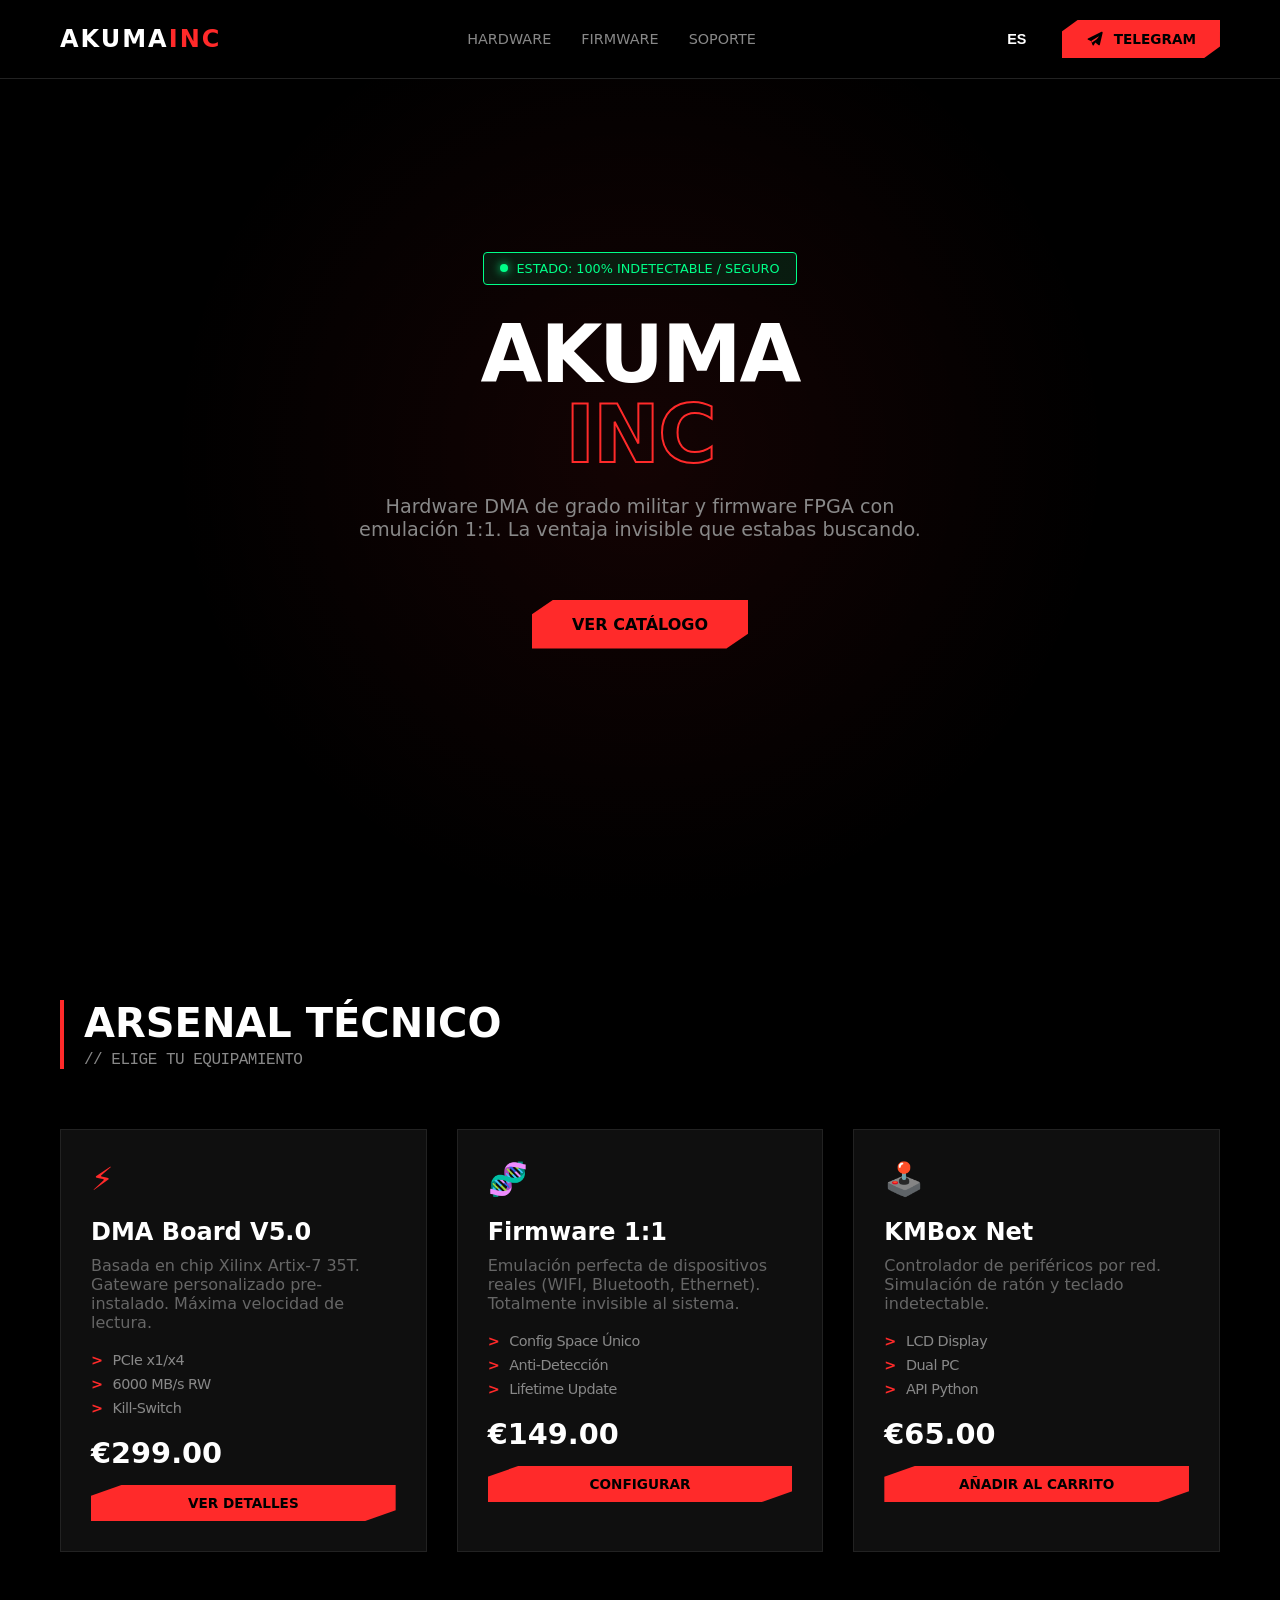
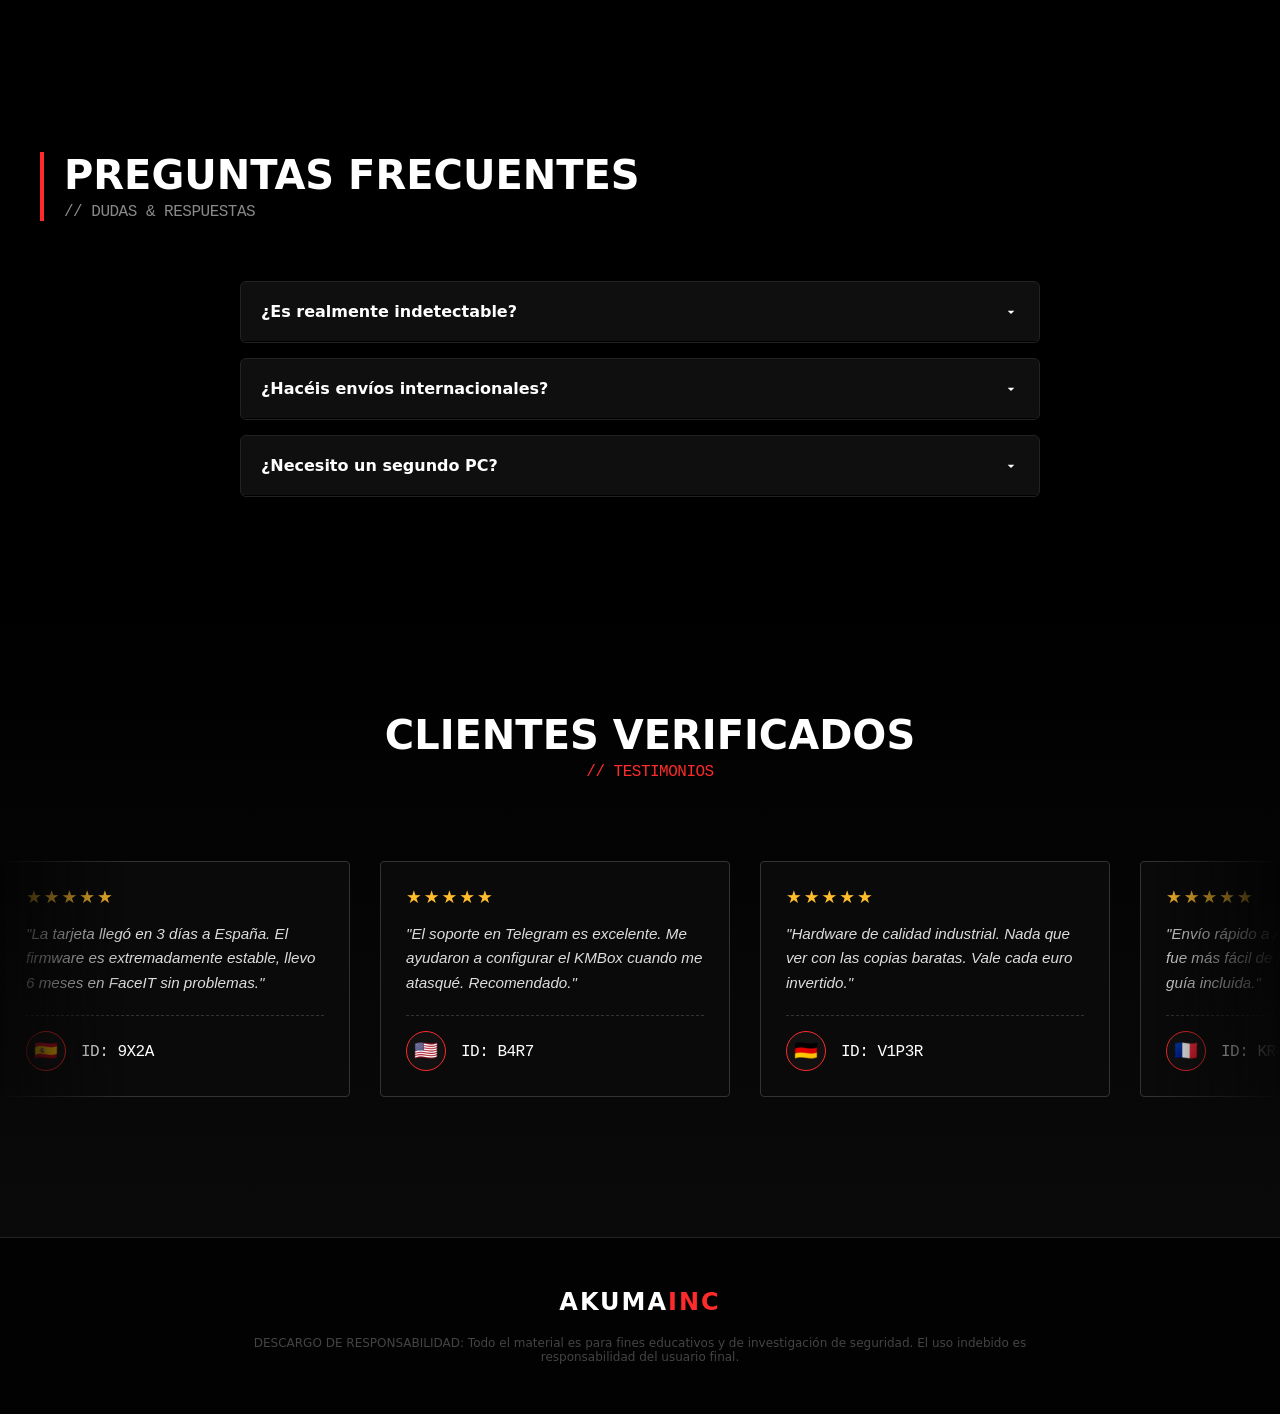
<file: index.html>
<!DOCTYPE html>
<html lang="es">
<head>
    <meta charset="UTF-8">
    <meta name="viewport" content="width=device-width, initial-scale=1.0">
    <title>Akuma Inc | Hardware Solutions</title>
    <link rel="stylesheet" href="style.css">
</head>
<body>

    <header>
        <div class="container">
            <nav>
                <div class="logo">Akuma<span>Inc</span></div>
                <div class="nav-links">
                    <a href="hardware.html" data-i18n="nav.hardware">HARDWARE</a>
                    <a href="firmware.html" data-i18n="nav.firmware">FIRMWARE</a>
                    <a href="#footer" data-i18n="nav.support">SOPORTE</a>
                </div>
            
                <div style="display:flex; align-items:center; gap:15px;">
                    <div class="lang-wrapper">
                        <select id="language-select" class="lang-select">
                            <option value="es">ES</option>
                            <option value="en">EN</option>
                        </select>
                    </div>
            
                    <a href="https://t.me/akumainc" target="_blank" class="btn-glow">
                        <svg viewBox="0 0 24 24" xmlns="http://www.w3.org/2000/svg"><path d="M21.928 2.528c-.366-.272-.885-.296-1.282-.058L2.64 11.233c-.705.422-.647 1.48.096 1.83l4.318 2.035 1.54 4.906c.15.48.66.757 1.143.623.235-.065.446-.226.58-.45l2.062-3.41 4.54 3.42c.55.413 1.353.15 1.54-.533l3.774-15.932c.118-.497-.107-1.008-.565-1.192zm-7.66 9.948l-6.21 4.354-.747-2.38 9.38-5.83c.25-.156.495.176.265.342l-2.688 3.514z"/></svg>
                        TELEGRAM
                    </a>
                </div>
            </nav>
        </div>
    </header>

    <section class="hero">
        <div class="container hero-content">
            <div class="status-badge">
                <span class="dot"></span> <span data-i18n="status">ESTADO: 100% INDETECTABLE / SEGURO</span>
            </div>
            <h1>Akuma<br><span>Inc</span></h1>
            <p data-i18n="hero.text">Hardware DMA de grado militar y firmware FPGA con emulación 1:1. La ventaja invisible que estabas buscando.</p>
            <br>
            <a href="#shop" class="btn-glow" style="padding: 15px 40px; font-size: 1rem;" data-i18n="btn.catalog">VER CATÁLOGO</a>
        </div>
    </section>

    <section class="products" id="shop">
        <div class="container">
            <div class="section-title">
                <h2 data-i18n="sec.title">Arsenal Técnico</h2>
                <p class="mono" data-i18n="sec.subtitle">// SELECT YOUR GEAR</p>
            </div>

            <div class="grid">
                <div class="card">
                    <div class="card-icon">⚡</div>
                    <h3>DMA Board V5.0</h3>
                    <p style="color: #666;" data-i18n="card1.desc">Basada en chip Xilinx Artix-7 35T. Gateware personalizado pre-instalado. Máxima velocidad de lectura.</p>
                    <ul class="specs-list mono">
                        <li>PCIe x1/x4</li>
                        <li>6000 MB/s RW</li>
                        <li>Kill-Switch</li>
                    </ul>
                    <span class="price-tag">€299.00</span>
                    <a href="hardware.html" class="btn-glow" style="width:100%; margin-top:15px;" data-i18n="card1.btn">Ver Detalles</a>
                </div>

                <div class="card">
                    <div class="card-icon">🧬</div>
                    <h3>Firmware 1:1</h3>
                    <p style="color: #666;" data-i18n="card2.desc">Emulación perfecta de dispositivos reales (WIFI, Bluetooth, Ethernet). Totalmente invisible.</p>
                    <ul class="specs-list mono">
                        <li>Config Space Único</li>
                        <li>Anti-Detección</li>
                        <li>Lifetime Update</li>
                    </ul>
                    <span class="price-tag">€149.00</span>
                    <a href="firmware.html" class="btn-glow" style="width:100%; margin-top:15px;" data-i18n="card2.btn">Configurar</a>
                </div>

                <div class="card">
                    <div class="card-icon">🕹️</div>
                    <h3>KMBox Net</h3>
                    <p style="color: #666;" data-i18n="card3.desc">Controlador de periféricos por red. Simulación de ratón y teclado indetectable.</p>
                    <ul class="specs-list mono">
                        <li>LCD Display</li>
                        <li>Dual PC</li>
                        <li>API Python</li>
                    </ul>
                    <span class="price-tag">€65.00</span>
                    <a href="https://t.me/akumainc" target="_blank" class="btn-glow" style="width:100%; margin-top:15px;" data-i18n="card3.btn">Añadir</a>
                </div>
            </div>
        </div>
    </section>

    <section class="section-padding container">
        <div class="section-title">
            <h2 data-i18n="faq.title">Preguntas Frecuentes</h2>
            <p class="mono" data-i18n="faq.subtitle">// F.A.Q.</p>
        </div>
        <div class="faq-grid">
            <div class="faq-item">
                <div class="faq-question">
                    <span data-i18n="faq.q1">¿Es realmente indetectable?</span>
                    <svg class="faq-icon" width="16" height="16" viewBox="0 0 24 24" fill="white"><path d="M7 10l5 5 5-5z"/></svg>
                </div>
                <div class="faq-answer"><p data-i18n="faq.a1">Sí. Al usar DMA...</p></div>
            </div>
            <div class="faq-item">
                <div class="faq-question">
                    <span data-i18n="faq.q2">¿Hacéis envíos internacionales?</span>
                    <svg class="faq-icon" width="16" height="16" viewBox="0 0 24 24" fill="white"><path d="M7 10l5 5 5-5z"/></svg>
                </div>
                <div class="faq-answer"><p data-i18n="faq.a2">Enviamos a todo el mundo...</p></div>
            </div>
            <div class="faq-item">
                <div class="faq-question">
                    <span data-i18n="faq.q3">¿Necesito un segundo PC?</span>
                    <svg class="faq-icon" width="16" height="16" viewBox="0 0 24 24" fill="white"><path d="M7 10l5 5 5-5z"/></svg>
                </div>
                <div class="faq-answer"><p data-i18n="faq.a3">Sí, para garantizar la seguridad total...</p></div>
            </div>
        </div>
    </section>

    <section class="section-padding" style="background: linear-gradient(to bottom, #000, #0a0a0a);">
        <div class="container">
            <div class="section-title" style="text-align: center; border: none; margin-bottom: 40px;">
                <h2 data-i18n="reviews.title">Clientes Verificados</h2>
                <p class="mono" style="color: var(--primary);" data-i18n="reviews.subtitle">// TRUSTED BY ELITES</p>
            </div>
        </div>
        <div class="marquee-wrapper">
            <div class="marquee-track">
                <div class="review-card"><div class="stars">★★★★★</div><p class="review-text" data-i18n="reviews.r1"></p><div class="user-stamp"><div class="avatar-circle">🇪🇸</div><div><span class="mono" style="color:#fff;">ID: 9X2A</span></div></div></div>
                <div class="review-card"><div class="stars">★★★★★</div><p class="review-text" data-i18n="reviews.r2"></p><div class="user-stamp"><div class="avatar-circle">🇺🇸</div><div><span class="mono" style="color:#fff;">ID: B4R7</span></div></div></div>
                <div class="review-card"><div class="stars">★★★★★</div><p class="review-text" data-i18n="reviews.r3"></p><div class="user-stamp"><div class="avatar-circle">🇩🇪</div><div><span class="mono" style="color:#fff;">ID: V1P3R</span></div></div></div>
                <div class="review-card"><div class="stars">★★★★★</div><p class="review-text" data-i18n="reviews.r4"></p><div class="user-stamp"><div class="avatar-circle">🇫🇷</div><div><span class="mono" style="color:#fff;">ID: KR4U5</span></div></div></div>
                <div class="review-card"><div class="stars">★★★★★</div><p class="review-text" data-i18n="reviews.r5"></p><div class="user-stamp"><div class="avatar-circle">🇬🇧</div><div><span class="mono" style="color:#fff;">ID: SH4D0W</span></div></div></div>
                <div class="review-card"><div class="stars">★★★★★</div><p class="review-text" data-i18n="reviews.r6"></p><div class="user-stamp"><div class="avatar-circle">🇮🇹</div><div><span class="mono" style="color:#fff;">ID: 3L1T3</span></div></div></div>
                <div class="review-card"><div class="stars">★★★★★</div><p class="review-text" data-i18n="reviews.r1"></p><div class="user-stamp"><div class="avatar-circle">🇪🇸</div><div><span class="mono" style="color:#fff;">ID: 9X2A</span></div></div></div>
                <div class="review-card"><div class="stars">★★★★★</div><p class="review-text" data-i18n="reviews.r2"></p><div class="user-stamp"><div class="avatar-circle">🇺🇸</div><div><span class="mono" style="color:#fff;">ID: B4R7</span></div></div></div>
                <div class="review-card"><div class="stars">★★★★★</div><p class="review-text" data-i18n="reviews.r3"></p><div class="user-stamp"><div class="avatar-circle">🇩🇪</div><div><span class="mono" style="color:#fff;">ID: V1P3R</span></div></div></div>
                <div class="review-card"><div class="stars">★★★★★</div><p class="review-text" data-i18n="reviews.r4"></p><div class="user-stamp"><div class="avatar-circle">🇫🇷</div><div><span class="mono" style="color:#fff;">ID: KR4U5</span></div></div></div>
                <div class="review-card"><div class="stars">★★★★★</div><p class="review-text" data-i18n="reviews.r5"></p><div class="user-stamp"><div class="avatar-circle">🇬🇧</div><div><span class="mono" style="color:#fff;">ID: SH4D0W</span></div></div></div>
                <div class="review-card"><div class="stars">★★★★★</div><p class="review-text" data-i18n="reviews.r6"></p><div class="user-stamp"><div class="avatar-circle">🇮🇹</div><div><span class="mono" style="color:#fff;">ID: 3L1T3</span></div></div></div>
            </div>
        </div>
    </section>

    <footer id="footer">
        <div class="container">
            <div class="logo" style="margin-bottom:10px;">Akuma<span>Inc</span></div>
            <p class="disclaimer" data-i18n="footer.disclaimer">DESCARGO DE RESPONSABILIDAD: Todo el material es para fines educativos...</p>
        </div>
    </footer>

    <script src="main.js"></script>
</body>
</html>
</file>
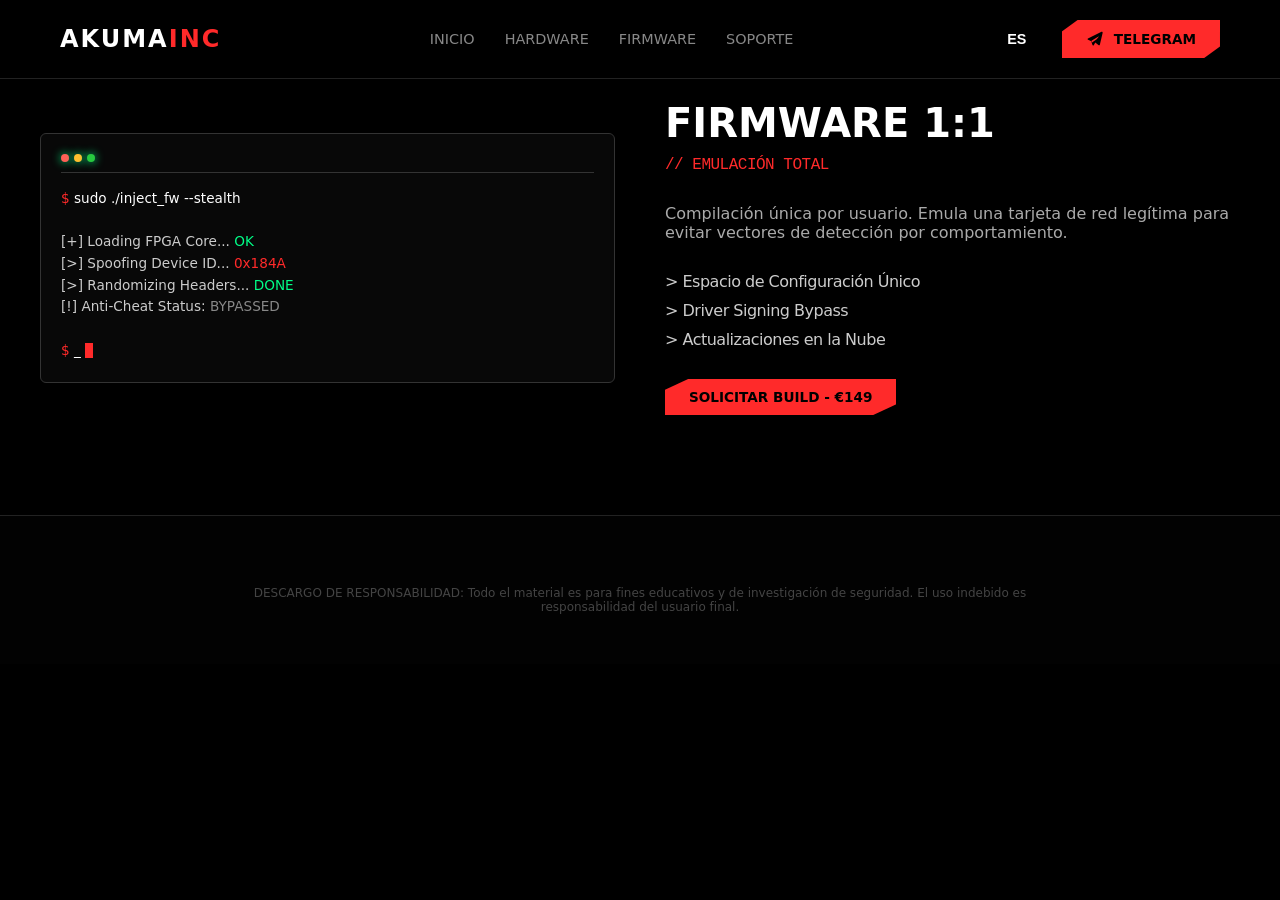
<file: firmware.html>
<!DOCTYPE html>
<html lang="es">
<head>
    <meta charset="UTF-8">
    <meta name="viewport" content="width=device-width, initial-scale=1.0">
    <title>AKUMA INC | Firmware</title>
    <link rel="stylesheet" href="style.css">
</head>
<body>
    <header>
        <div class="container">
            <nav>
                <div class="logo">Akuma<span>Inc</span></div>
                <div class="nav-links">
                    <a href="index.html" data-i18n="nav.home">INICIO</a>
                    <a href="hardware.html" data-i18n="nav.hardware">HARDWARE</a>
                    <a href="firmware.html" data-i18n="nav.firmware">FIRMWARE</a>
                    <a href="#footer" data-i18n="nav.support">SOPORTE</a>
                </div>
                <div style="display:flex; align-items:center; gap:15px;">
                    <div class="lang-wrapper">
                        <select id="language-select" class="lang-select">
                            <option value="es">ES</option>
                            <option value="en">EN</option>
                        </select>
                    </div>
                    <a href="https://t.me/akumainc" target="_blank" class="btn-glow">
                        <svg viewBox="0 0 24 24" xmlns="http://www.w3.org/2000/svg"><path d="M21.928 2.528c-.366-.272-.885-.296-1.282-.058L2.64 11.233c-.705.422-.647 1.48.096 1.83l4.318 2.035 1.54 4.906c.15.48.66.757 1.143.623.235-.065.446-.226.58-.45l2.062-3.41 4.54 3.42c.55.413 1.353.15 1.54-.533l3.774-15.932c.118-.497-.107-1.008-.565-1.192zm-7.66 9.948l-6.21 4.354-.747-2.38 9.38-5.83c.25-.156.495.176.265.342l-2.688 3.514z"/></svg>
                        TELEGRAM
                    </a>
                </div>
            </nav>
        </div>
    </header>

    <section class="section-padding container">
        <div class="split-section" style="flex-direction: row-reverse;">
            <div class="split-content">
                <h2 style="font-size:2.5rem; margin-bottom:10px;" data-i18n="fw.title">FIRMWARE 1:1</h2>
                <p class="mono" style="color:var(--primary); margin-bottom:30px;" data-i18n="fw.subtitle">// EMULACIÓN TOTAL</p>
                <p style="color:#aaa; margin-bottom:30px;" data-i18n="fw.desc">Nuestro firmware personalizado se compila...</p>
                <ul style="list-style:none; margin-bottom:30px;" class="mono">
                    <li style="margin-bottom:10px; color:#ccc;" data-i18n="fw.list1">> Espacio de Config Único</li>
                    <li style="margin-bottom:10px; color:#ccc;" data-i18n="fw.list2">> Bypass Drivers</li>
                    <li style="margin-bottom:10px; color:#ccc;" data-i18n="fw.list3">> Cloud Updates</li>
                </ul>
                <a href="https://t.me/tecleador" target="_blank" class="btn-glow" data-i18n="fw.btn">SOLICITAR BUILD - €149</a>
            </div>
            <div class="split-visual">
                <div class="terminal">
                    <div style="margin-bottom:15px; border-bottom:1px solid #333; padding-bottom:10px; display:flex; gap:5px;">
                        <div class="dot" style="background:#ff5f56;"></div><div class="dot" style="background:#ffbd2e;"></div><div class="dot" style="background:#27c93f;"></div>
                    </div>
                    <div style="color:#ccc; font-size:0.85rem; line-height:1.6;">
                        <div class="cmd">sudo ./inject_fw --stealth</div><br>
                        <div>[+] Loading FPGA Core... <span class="log-success">OK</span></div>
                        <div>[>] Spoofing Device ID... <span style="color:var(--primary)">0x184A</span></div>
                        <div>[>] Randomizing Headers... <span class="log-success">DONE</span></div>
                        <div>[!] Anti-Cheat Status: <span style="color:#888;">BYPASSED</span></div><br>
                        <div class="cmd">_ <span class="cursor"></span></div>
                    </div>
                </div>
            </div>
        </div>
    </section>

    <footer id="footer">
        <div class="container"><p class="disclaimer" data-i18n="footer.disclaimer">© 2024 Akuma Inc.</p></div>
    </footer>
    <script src="main.js"></script>
</body>
</html>
</file>
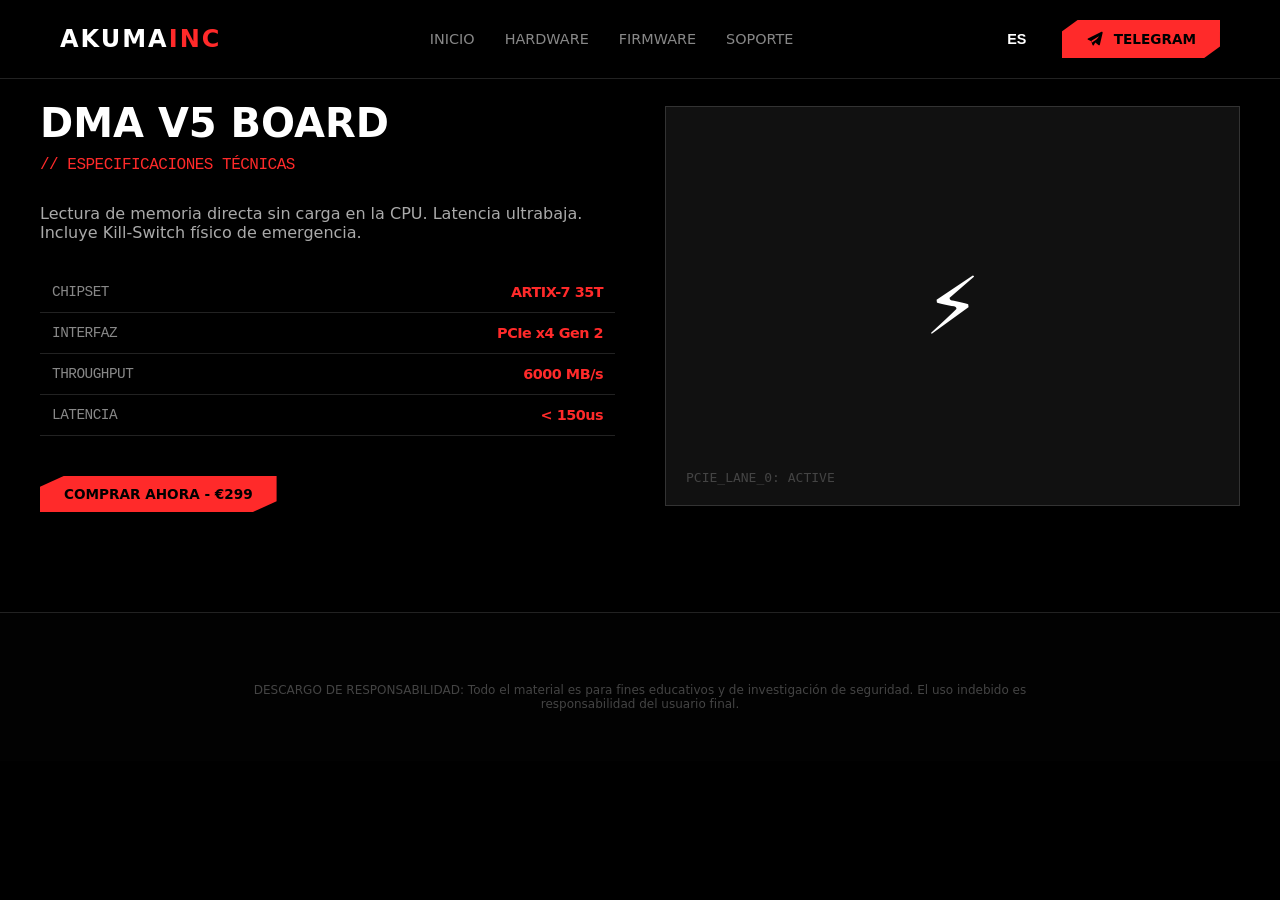
<file: hardware.html>
<!DOCTYPE html>
<html lang="es">
<head>
    <meta charset="UTF-8">
    <meta name="viewport" content="width=device-width, initial-scale=1.0">
    <title>AKUMA INC | Hardware</title>
    <link rel="stylesheet" href="style.css">
</head>
<body>
    <header>
        <div class="container">
            <nav>
                <div class="logo">Akuma<span>Inc</span></div>
                <div class="nav-links">
                    <a href="index.html" data-i18n="nav.home">INICIO</a>
                    <a href="hardware.html" data-i18n="nav.hardware">HARDWARE</a>
                    <a href="firmware.html" data-i18n="nav.firmware">FIRMWARE</a>
                    <a href="#footer" data-i18n="nav.support">SOPORTE</a>
                </div>
                <div style="display:flex; align-items:center; gap:15px;">
                    <div class="lang-wrapper">
                        <select id="language-select" class="lang-select">
                            <option value="es">ES</option>
                            <option value="en">EN</option>
                        </select>
                    </div>
                    <a href="https://t.me/akumainc" target="_blank" class="btn-glow">
                        <svg viewBox="0 0 24 24" xmlns="http://www.w3.org/2000/svg"><path d="M21.928 2.528c-.366-.272-.885-.296-1.282-.058L2.64 11.233c-.705.422-.647 1.48.096 1.83l4.318 2.035 1.54 4.906c.15.48.66.757 1.143.623.235-.065.446-.226.58-.45l2.062-3.41 4.54 3.42c.55.413 1.353.15 1.54-.533l3.774-15.932c.118-.497-.107-1.008-.565-1.192zm-7.66 9.948l-6.21 4.354-.747-2.38 9.38-5.83c.25-.156.495.176.265.342l-2.688 3.514z"/></svg>
                        TELEGRAM
                    </a>
                </div>
            </nav>
        </div>
    </header>

    <section class="section-padding container">
        <div class="split-section">
            <div class="split-content">
                <h2 style="font-size:2.5rem; margin-bottom:10px;" data-i18n="hw.title">DMA V5 BOARD</h2>
                <p class="mono" style="color:var(--primary); margin-bottom:30px;" data-i18n="hw.subtitle">// ESPECIFICACIONES TÉCNICAS</p>
                <p style="color:#aaa; margin-bottom:30px;" data-i18n="hw.desc">Placa basada en Xilinx Artix-7 35T...</p>
                <table class="tech-table mono">
                    <tr><td class="tech-label">CHIPSET</td><td class="tech-value">ARTIX-7 35T</td></tr>
                    <tr><td class="tech-label">INTERFAZ</td><td class="tech-value">PCIe x4 Gen 2</td></tr>
                    <tr><td class="tech-label">THROUGHPUT</td><td class="tech-value">6000 MB/s</td></tr>
                    <tr><td class="tech-label">LATENCIA</td><td class="tech-value">&lt; 150us</td></tr>
                </table>
                <a href="https://t.me/tecleador" target="_blank" class="btn-glow" style="margin-top:20px;" data-i18n="hw.btn">COMPRAR AHORA - €299</a>
            </div>
            <div class="split-visual">
                <div style="height:400px; background:#111; border:1px solid #333; display:flex; align-items:center; justify-content:center; position:relative;">
                    <div style="font-size:5rem;">⚡</div>
                    <div style="position:absolute; bottom:20px; left:20px; font-family:monospace; color:#444;">PCIE_LANE_0: ACTIVE</div>
                </div>
            </div>
        </div>
    </section>

    <footer id="footer">
        <div class="container"><p class="disclaimer" data-i18n="footer.disclaimer">© 2024 Akuma Inc.</p></div>
    </footer>
    <script src="main.js"></script>
</body>
</html>
</file>
<file: style.css>
/* --- style.css --- */

/* --- CONFIGURACIÓN PRINCIPAL --- */
:root {
    --bg-color: #000000;    /* Negro Puro */
    --surface-color: #0f0f0f;
    --surface-hover: #161616;
    --primary: #FF2A2A;     /* Rojo Neón */
    --text-main: #ffffff;
    --text-muted: #888888;
    --border: #222222;
    --glow: 0 0 20px rgba(255, 42, 42, 0.4);
}

* { margin: 0; padding: 0; box-sizing: border-box; font-family: 'Inter', system-ui, -apple-system, sans-serif; }

body {
    background-color: var(--bg-color);
    color: var(--text-main);
    background-image: none; /* Sin rejilla, negro liso */
    overflow-x: hidden;
}

/* --- UTILIDADES --- */
.container { max-width: 1200px; margin: 0 auto; padding: 0 20px; }
.mono { font-family: 'Courier New', Courier, monospace; letter-spacing: -0.5px; }
a { text-decoration: none; color: inherit; transition: 0.3s; }
.section-padding { padding: 100px 0; }

/* --- HEADER --- */
header {
    position: fixed; top: 0; width: 100%; z-index: 1000;
    background: rgba(0, 0, 0, 0.9); backdrop-filter: blur(10px);
    border-bottom: 1px solid var(--border); padding: 20px 0;
}
nav { display: flex; justify-content: space-between; align-items: center; }
.logo { font-size: 1.5rem; font-weight: 800; letter-spacing: 2px; text-transform: uppercase; }
.logo span { color: var(--primary); }

.nav-links { display: flex; gap: 30px; }
.nav-links a { font-size: 0.9rem; color: var(--text-muted); font-weight: 500; }
.nav-links a:hover, .nav-links a.active { color: var(--primary); }

/* --- SELECTOR DE IDIOMA (TEXTO SIMPLE) --- */
.lang-wrapper {
    position: relative;
    margin-right: 15px;
}
.lang-select {
    appearance: none; -webkit-appearance: none; -moz-appearance: none;
    background-color: transparent; border: none;
    color: #ffffff; font-weight: 800; font-size: 0.9rem;
    cursor: pointer; outline: none; padding: 5px;
    font-family: 'Inter', sans-serif; text-align: center;
}
.lang-select:hover { color: var(--primary); }
.lang-select option { background-color: #000; color: #fff; font-weight: normal; padding: 10px; }

/* --- BOTONES --- */
.btn-glow {
    display: inline-flex; align-items: center; justify-content: center; gap: 10px;
    padding: 10px 24px; background: var(--primary); color: black;
    font-weight: 800; border: none; cursor: pointer;
    clip-path: polygon(10% 0, 100% 0, 100% 70%, 90% 100%, 0 100%, 0 30%);
    transition: 0.3s; text-transform: uppercase; font-size: 0.85rem; text-decoration: none;
}
.btn-glow:hover { box-shadow: var(--glow); transform: scale(1.05); color: black; }
.btn-glow svg { width: 18px; height: 18px; fill: black; }

/* --- HERO --- */
.hero {
    height: 100vh; display: flex; align-items: center; justify-content: center;
    text-align: center; position: relative;
    background: radial-gradient(circle at center, rgba(255, 42, 42, 0.08) 0%, rgba(0,0,0,0) 60%);
}
.hero-content h1 { font-size: 5rem; line-height: 1; margin-bottom: 20px; font-weight: 900; text-transform: uppercase; letter-spacing: -2px; }
.hero-content h1 span { -webkit-text-stroke: 2px var(--primary); color: transparent; }
.hero-content p { font-size: 1.2rem; color: var(--text-muted); max-width: 600px; margin: 0 auto 40px; }

.status-badge {
    display: inline-flex; align-items: center; gap: 8px; padding: 8px 16px;
    background: rgba(0, 255, 136, 0.1); border: 1px solid #00ff88;
    color: #00ff88; font-size: 0.8rem; margin-bottom: 30px; border-radius: 4px;
}
.dot { width: 8px; height: 8px; background: #00ff88; border-radius: 50%; box-shadow: 0 0 10px #00ff88; }

/* --- PRODUCTOS / GRID --- */
.products { padding: 100px 0; }
.section-title { margin-bottom: 60px; border-left: 4px solid var(--primary); padding-left: 20px; }
.section-title h2 { font-size: 2.5rem; text-transform: uppercase; }
.section-title p { color: var(--text-muted); margin-top: 5px; }

.grid { display: grid; grid-template-columns: repeat(auto-fit, minmax(350px, 1fr)); gap: 30px; }
.card {
    background: var(--surface-color); border: 1px solid var(--border);
    padding: 30px; position: relative; transition: 0.4s cubic-bezier(0.175, 0.885, 0.32, 1.275);
    overflow: hidden;
}
.card::before {
    content: ''; position: absolute; top: 0; left: 0; width: 100%; height: 2px;
    background: var(--primary); transform: scaleX(0); transform-origin: left; transition: transform 0.4s;
}
.card:hover { transform: translateY(-10px); background: var(--surface-hover); border-color: var(--primary); box-shadow: 0 10px 30px rgba(0,0,0,0.5); }
.card:hover::before { transform: scaleX(1); }

.card-icon { font-size: 2rem; margin-bottom: 20px; color: var(--primary); }
.card h3 { font-size: 1.5rem; margin-bottom: 10px; }

.specs-list { margin: 20px 0; list-style: none; }
.specs-list li { color: var(--text-muted); font-size: 0.9rem; margin-bottom: 8px; display: flex; align-items: center; }
.specs-list li::before { content: '>'; color: var(--primary); margin-right: 10px; font-weight: bold; }
.price-tag { font-size: 1.8rem; font-weight: bold; display: block; margin-top: 20px; color: var(--text-main); }

/* --- FAQ ACORDEON --- */
.faq-grid { max-width: 800px; margin: 0 auto; }
.faq-item { background: var(--surface-color); border: 1px solid var(--border); margin-bottom: 15px; border-radius: 6px; overflow: hidden; }
.faq-question { padding: 20px; cursor: pointer; display: flex; justify-content: space-between; align-items: center; font-weight: 600; transition: 0.3s; }
.faq-question:hover { background: var(--surface-hover); color: var(--primary); }
.faq-answer { max-height: 0; overflow: hidden; transition: max-height 0.3s ease-out; background: #000; padding: 0 20px; color: var(--text-muted); font-size: 0.9rem; border-top: 1px solid transparent; }
.faq-item.active .faq-answer { max-height: 200px; padding: 20px; border-top-color: var(--border); }
.faq-icon { transition: transform 0.3s; }
.faq-item.active .faq-icon { transform: rotate(180deg); fill: var(--primary); }

/* --- INFINITE MARQUEE REVIEWS --- */
.marquee-wrapper { position: relative; width: 100%; overflow: hidden; padding: 40px 0; mask-image: linear-gradient(to right, transparent, black 10%, black 90%, transparent); -webkit-mask-image: linear-gradient(to right, transparent, black 10%, black 90%, transparent); }
.marquee-track { display: flex; gap: 30px; width: max-content; animation: scroll 40s linear infinite; }
.marquee-wrapper:hover .marquee-track { animation-play-state: paused; }
@keyframes scroll { 0% { transform: translateX(0); } 100% { transform: translateX(-50%); } }

.review-card {
    min-width: 350px; max-width: 350px; background: rgba(20, 20, 20, 0.6);
    border: 1px solid #333; border-radius: 4px; padding: 25px;
    position: relative; backdrop-filter: blur(5px); transition: all 0.3s ease;
    background-color: #0a0a0a;
}
.review-card:hover { transform: translateY(-5px) scale(1.02); border-color: var(--primary); box-shadow: 0 10px 30px rgba(0,0,0,0.5), 0 0 20px rgba(255, 42, 42, 0.1); z-index: 10; }
.user-stamp { display: flex; align-items: center; gap: 15px; margin-top: 20px; border-top: 1px dashed #333; padding-top: 15px; }
.avatar-circle { width: 40px; height: 40px; background: #111; border: 1px solid var(--primary); border-radius: 50%; display: flex; align-items: center; justify-content: center; font-size: 1.2rem; }
.review-text { font-family: 'Inter', sans-serif; font-size: 0.95rem; line-height: 1.6; color: #ddd; font-style: italic; }
.stars { color: #ffbd2e; font-size: 1.1rem; margin-bottom: 15px; letter-spacing: 2px; }

/* --- HARDWARE/FIRMWARE SPLIT --- */
.split-section { display: flex; flex-wrap: wrap; align-items: center; gap: 50px; }
.split-content { flex: 1; min-width: 300px; }
.split-visual { flex: 1; min-width: 300px; }
.tech-table { width: 100%; border-collapse: collapse; margin: 20px 0; font-size: 0.9rem; }
.tech-table td { padding: 12px; border-bottom: 1px solid #222; }
.tech-label { color: var(--text-muted); font-family: 'Courier New', monospace; }
.tech-value { color: var(--primary); font-weight: bold; text-align: right; }
.terminal { background: #080808; border: 1px solid #333; border-radius: 6px; padding: 20px; font-family: 'Courier New', monospace; box-shadow: 0 20px 50px rgba(0,0,0,0.5); }
.cmd { color: var(--text-main); } .cmd::before { content: '$ '; color: var(--primary); }
.log-success { color: #00ff88; }
.cursor { display: inline-block; width: 8px; height: 15px; background: var(--primary); animation: blink 1s infinite; vertical-align: middle; }
@keyframes blink { 0%, 100% { opacity: 1; } 50% { opacity: 0; } }

/* --- FOOTER --- */
footer { border-top: 1px solid var(--border); padding: 50px 0; text-align: center; background: #020202; }
.disclaimer { font-size: 0.75rem; color: #444; max-width: 800px; margin: 20px auto 0; }

@media (max-width: 768px) { .hero-content h1 { font-size: 3rem; } .nav-links { display: none; } .review-card { min-width: 300px; } }
</file>
